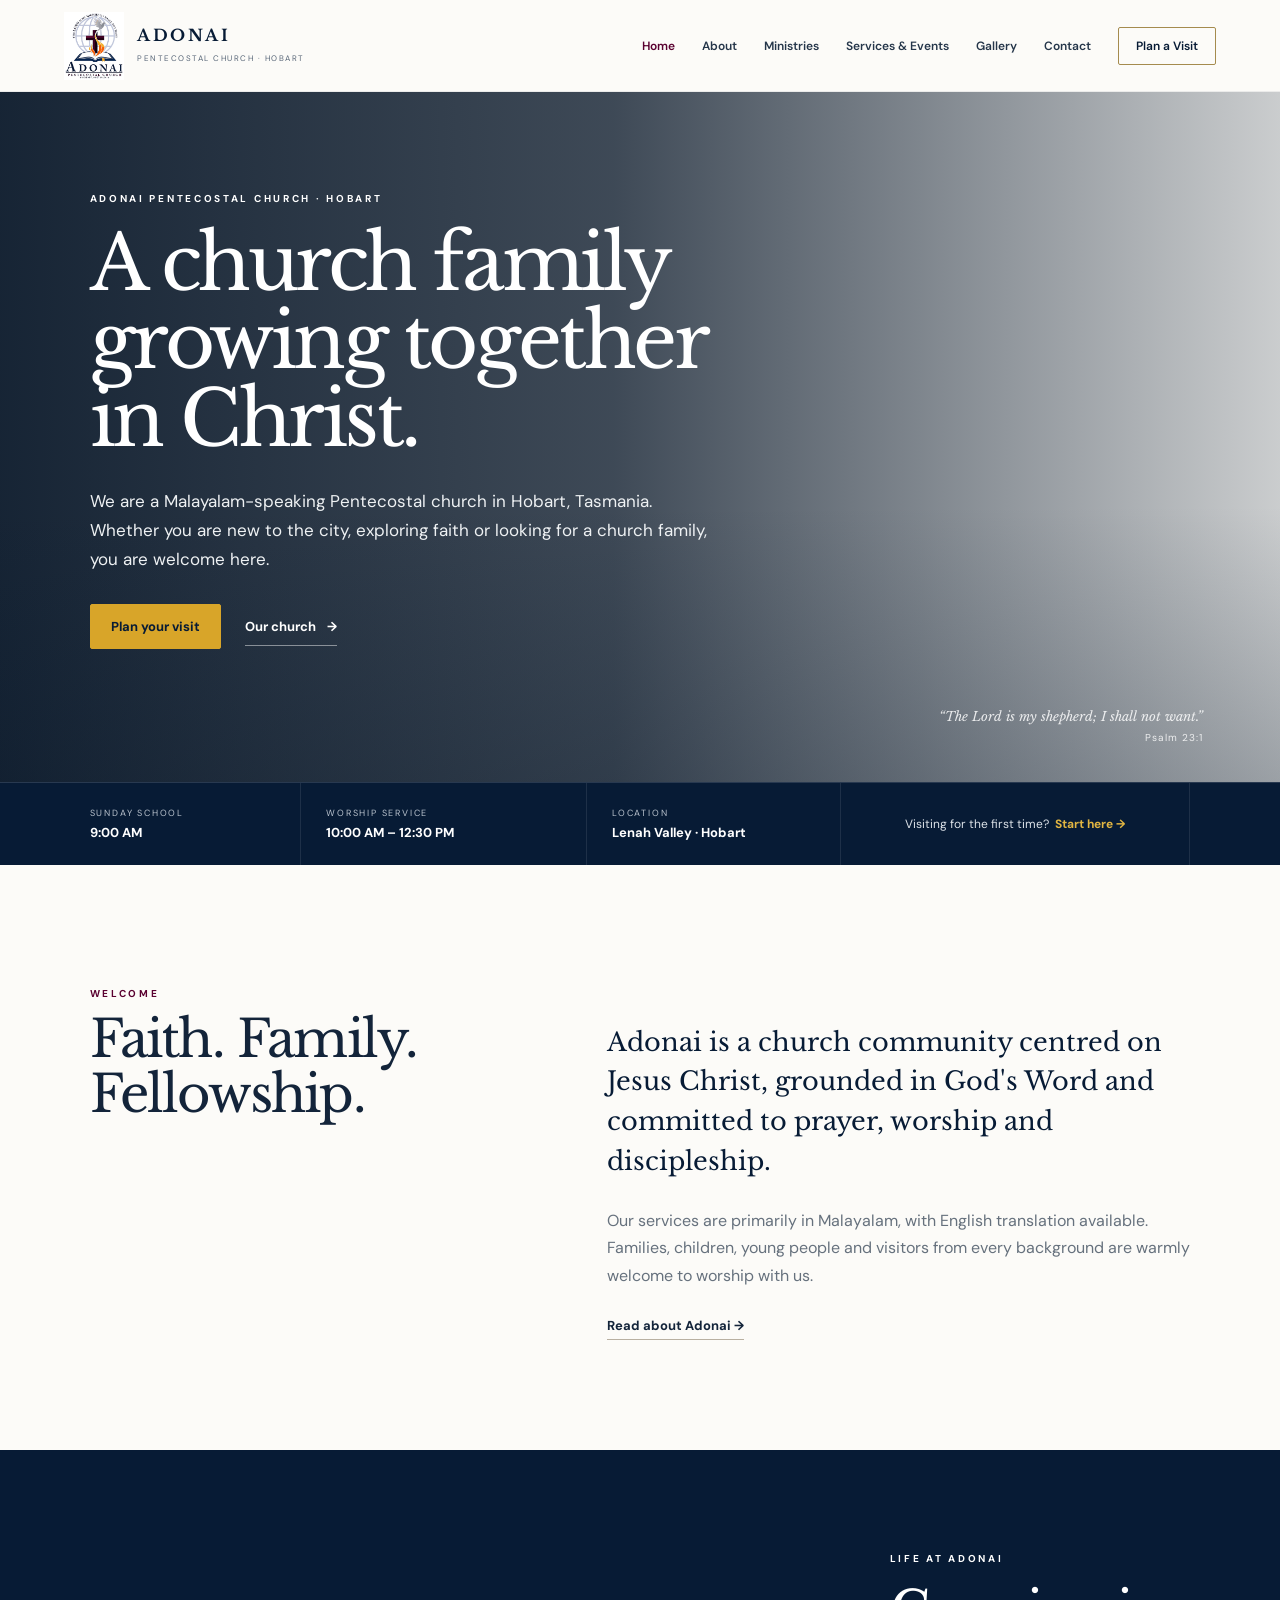
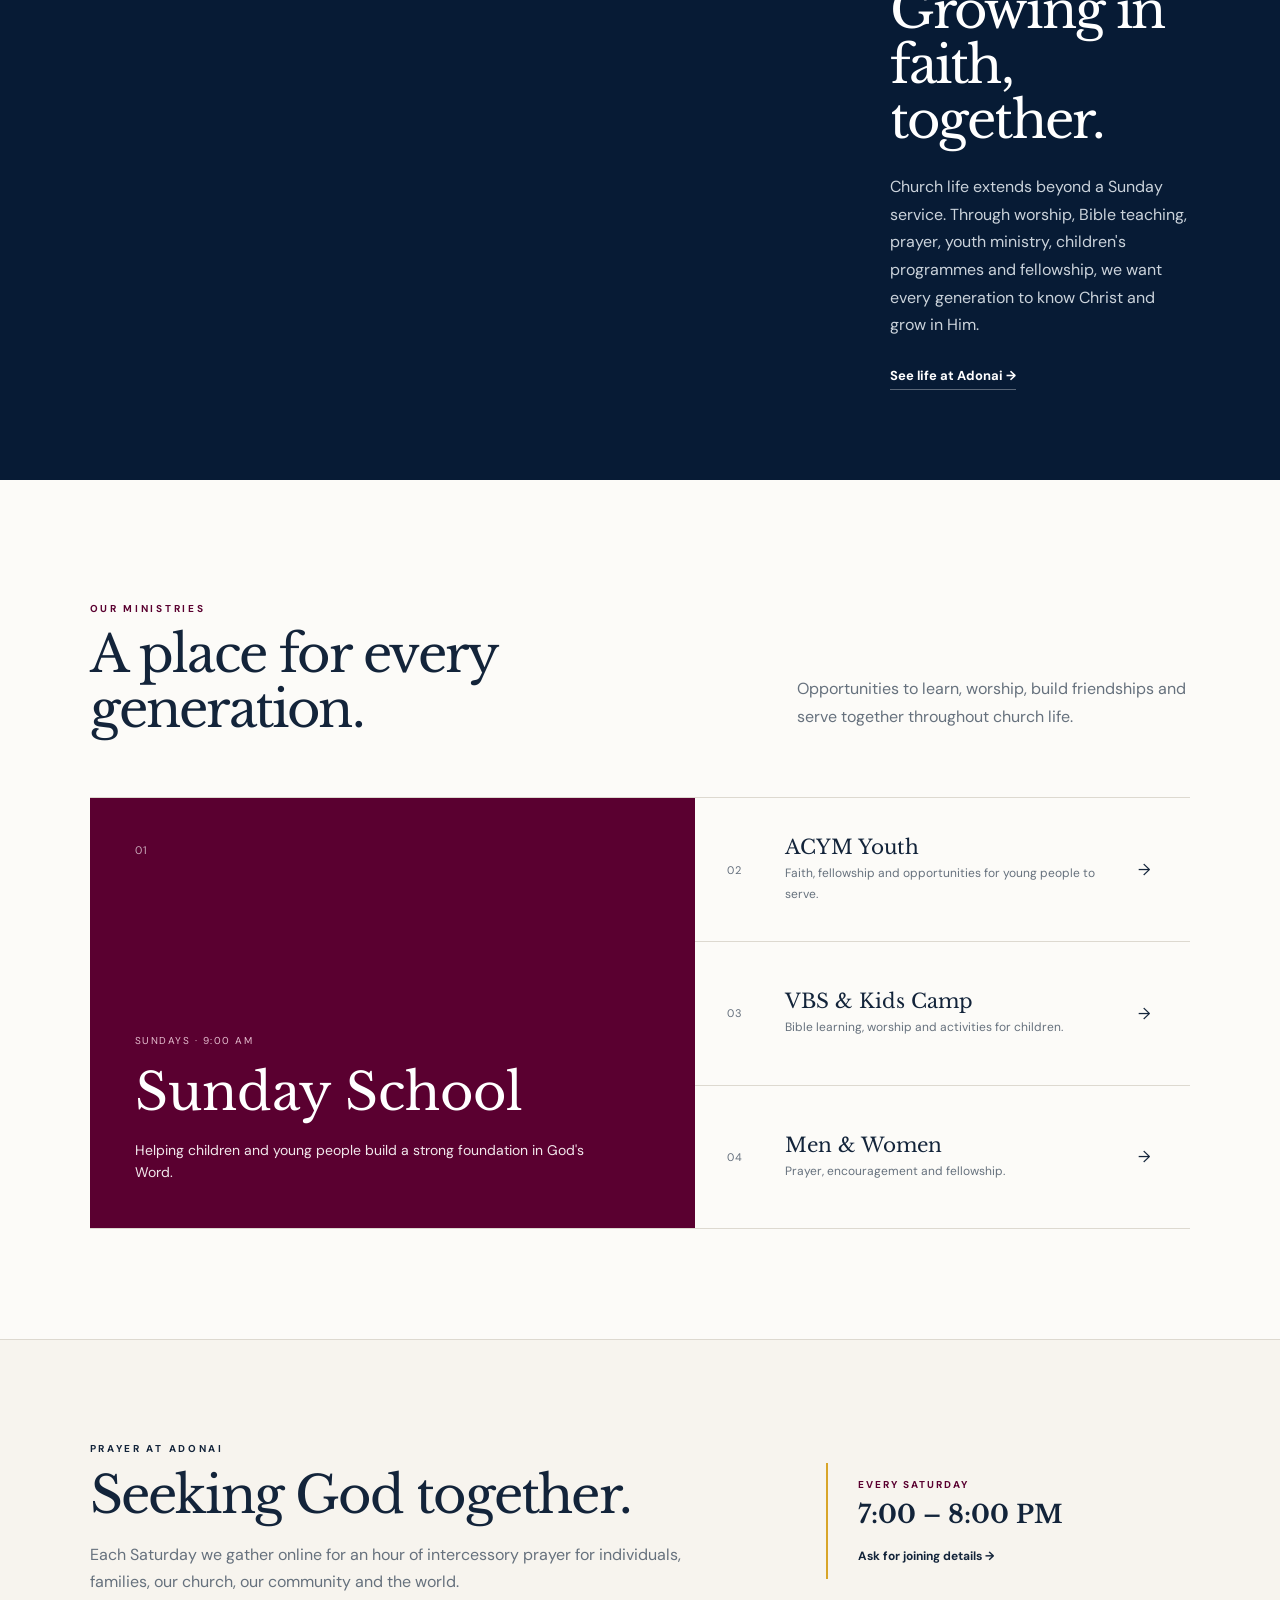
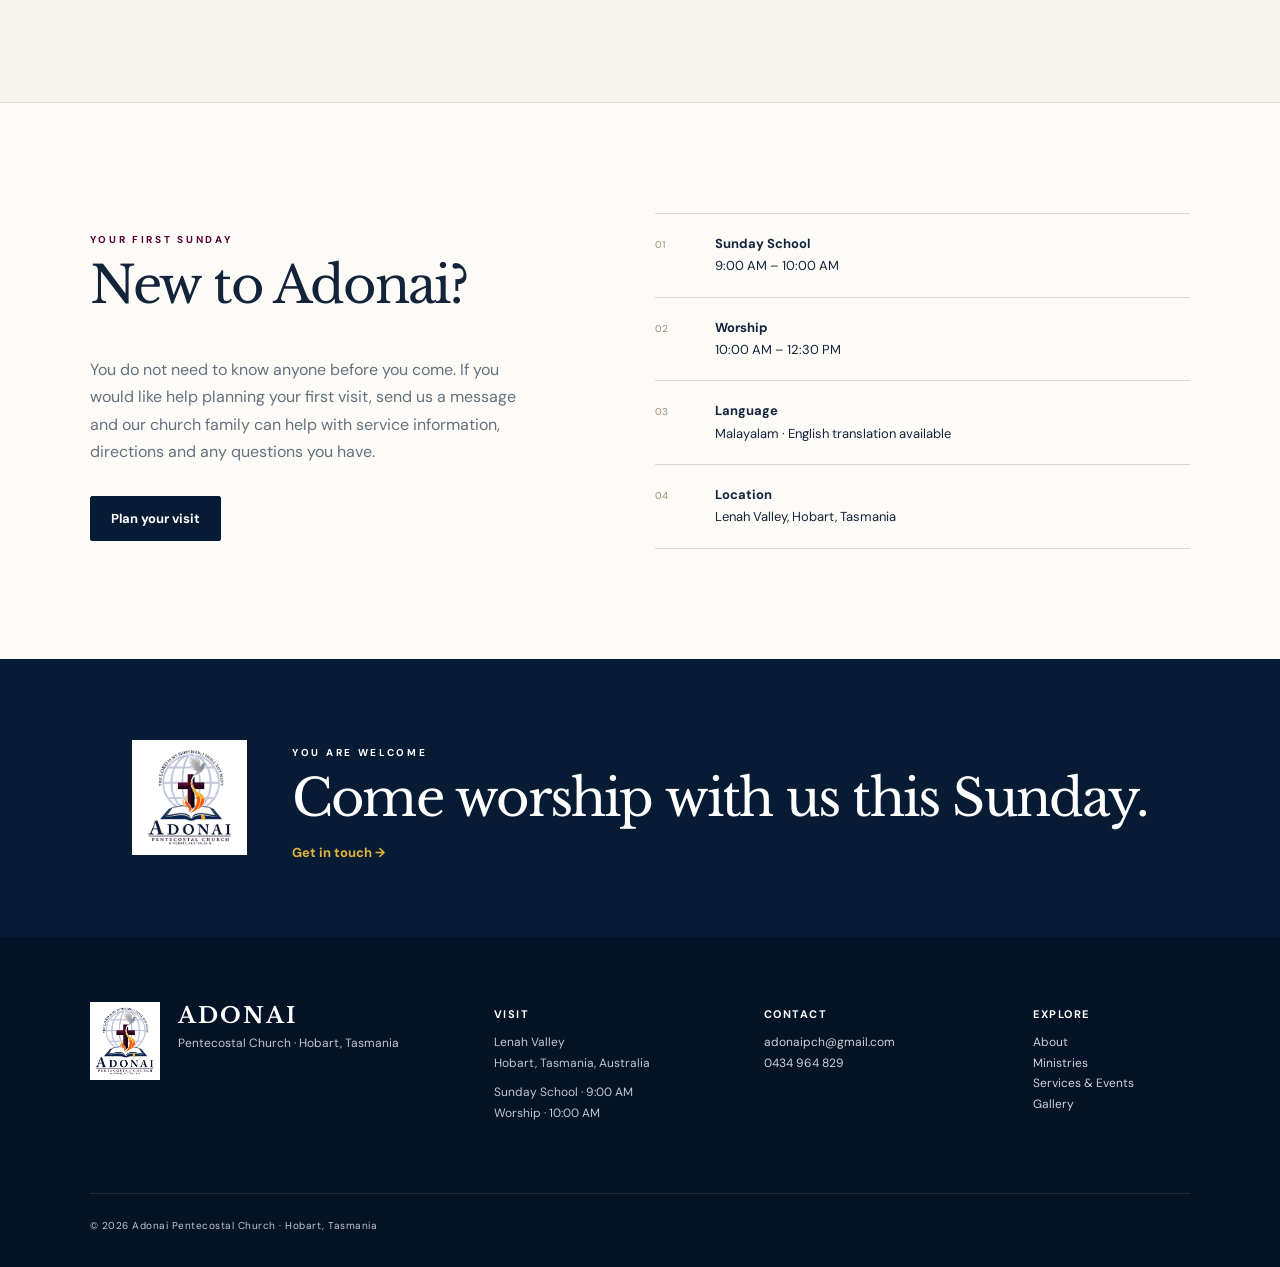
<file: index.html>
<!doctype html><html lang="en"><head><meta charset="UTF-8"><meta name="viewport" content="width=device-width,initial-scale=1"><meta name="theme-color" content="#071b35"><meta name="description" content="Adonai Pentecostal Church is a Malayalam-speaking Pentecostal church in Hobart, Tasmania. Join us for Sunday School at 9:00 AM and worship at 10:00 AM."><meta property="og:title" content="Adonai Pentecostal Church | Hobart"><meta property="og:description" content="A Christ-centred Malayalam-speaking church in Hobart, Tasmania. Everyone is welcome."><meta property="og:type" content="website"><meta property="og:image" content="assets/images/adonai-logo.png"><title>Adonai Pentecostal Church | Hobart, Tasmania</title><link rel="icon" type="image/png" href="assets/images/favicon.png"><link rel="apple-touch-icon" href="apple-touch-icon.png"><link rel="stylesheet" href="assets/css/style.css"></head><body><header class="site-header"><a class="brand" href="index.html" aria-label="Adonai Pentecostal Church home"><div class="brand-mark" aria-hidden="true">A</div><div><strong>ADONAI</strong><span>PENTECOSTAL CHURCH · HOBART</span></div></a><button class="menu" aria-label="Open navigation" aria-expanded="false">☰</button><nav aria-label="Main navigation"><a class="active" href="index.html">Home</a><a href="about.html">About</a><a href="ministries.html">Ministries</a><a href="services.html">Services & Events</a><a href="gallery.html">Gallery</a><a href="contact.html">Contact</a><a class="pill" href="contact.html">Plan a Visit</a></nav></header><main><section class="hero"><div class="hero-overlay"></div><div class="hero-content"><p class="eyebrow">ADONAI PENTECOSTAL CHURCH · HOBART</p><h1>A church family growing together in Christ.</h1><p>We are a Malayalam-speaking Pentecostal church in Hobart, Tasmania. Whether you are new to the city, exploring faith or looking for a church family, you are welcome here.</p><div class="hero-actions"><a class="btn" href="contact.html">Plan your visit</a><a class="btn-link" href="about.html">Our church <span>→</span></a></div></div><div class="verse">“The Lord is my shepherd; I shall not want.” <small>Psalm 23:1</small></div></section><section class="sunday-strip" aria-label="Sunday service information"><div><span>SUNDAY SCHOOL</span><strong>9:00 AM</strong></div><div><span>WORSHIP SERVICE</span><strong>10:00 AM – 12:30 PM</strong></div><div><span>LOCATION</span><strong>Lenah Valley · Hobart</strong></div><a href="contact.html">Visiting for the first time? <b>Start here →</b></a></section><section class="section welcome" data-reveal><div class="welcome-title"><p class="eyebrow accent">WELCOME</p><h2>Faith. Family.<br>Fellowship.</h2></div><div class="welcome-copy"><p class="lead">Adonai is a church community centred on Jesus Christ, grounded in God's Word and committed to prayer, worship and discipleship.</p><p>Our services are primarily in Malayalam, with English translation available. Families, children, young people and visitors from every background are warmly welcome to worship with us.</p><a class="text-link" href="about.html">Read about Adonai <span>→</span></a></div></section><section class="life-feature"><div class="life-image" role="img" aria-label="Church worship gathering"></div><div class="life-copy" data-reveal><p class="eyebrow">LIFE AT ADONAI</p><h2>Growing in faith, together.</h2><p>Church life extends beyond a Sunday service. Through worship, Bible teaching, prayer, youth ministry, children's programmes and fellowship, we want every generation to know Christ and grow in Him.</p><a class="quiet-link" href="gallery.html">See life at Adonai →</a></div></section><section class="section ministries-home"><div class="editorial-heading" data-reveal><div><p class="eyebrow accent">OUR MINISTRIES</p><h2>A place for every generation.</h2></div><p>Opportunities to learn, worship, build friendships and serve together throughout church life.</p></div><div class="ministry-editorial" data-reveal><a class="ministry-main" href="ministries.html"><span>01</span><div><p>SUNDAYS · 9:00 AM</p><h3>Sunday School</h3><small>Helping children and young people build a strong foundation in God's Word.</small></div></a><div class="ministry-list"><a href="ministries.html"><span>02</span><div><h3>ACYM Youth</h3><p>Faith, fellowship and opportunities for young people to serve.</p></div><b>→</b></a><a href="ministries.html"><span>03</span><div><h3>VBS & Kids Camp</h3><p>Bible learning, worship and activities for children.</p></div><b>→</b></a><a href="ministries.html"><span>04</span><div><h3>Men & Women</h3><p>Prayer, encouragement and fellowship.</p></div><b>→</b></a></div></div></section><section class="prayer" data-reveal><div><p class="eyebrow">PRAYER AT ADONAI</p><h2>Seeking God together.</h2><p>Each Saturday we gather online for an hour of intercessory prayer for individuals, families, our church, our community and the world.</p></div><div class="prayer-time"><span>EVERY SATURDAY</span><strong>7:00 – 8:00 PM</strong><a href="contact.html">Ask for joining details →</a></div></section><section class="section visit" data-reveal><div><p class="eyebrow accent">YOUR FIRST SUNDAY</p><h2>New to Adonai?</h2><p>You do not need to know anyone before you come. If you would like help planning your first visit, send us a message and our church family can help with service information, directions and any questions you have.</p><a class="btn dark" href="contact.html">Plan your visit</a></div><div class="visit-details"><div><span>01</span><p><b>Sunday School</b><br>9:00 AM – 10:00 AM</p></div><div><span>02</span><p><b>Worship</b><br>10:00 AM – 12:30 PM</p></div><div><span>03</span><p><b>Language</b><br>Malayalam · English translation available</p></div><div><span>04</span><p><b>Location</b><br>Lenah Valley, Hobart, Tasmania</p></div></div></section><section class="closing"><img src="assets/images/adonai-logo.png" alt="Adonai Pentecostal Church"><div><p class="eyebrow">YOU ARE WELCOME</p><h2>Come worship with us this Sunday.</h2><a href="contact.html">Get in touch →</a></div></section></main><footer><div class="footer-brand"><img src="assets/images/adonai-logo.png" alt=""><div><strong>ADONAI</strong><p>Pentecostal Church · Hobart, Tasmania</p></div></div><div><b>Visit</b><p>Lenah Valley<br>Hobart, Tasmania, Australia</p><p>Sunday School · 9:00 AM<br>Worship · 10:00 AM</p></div><div><b>Contact</b><p><a href="mailto:adonaipch@gmail.com">adonaipch@gmail.com</a><br><a href="tel:+61434964829">0434 964 829</a></p></div><div><b>Explore</b><p><a href="about.html">About</a><br><a href="ministries.html">Ministries</a><br><a href="services.html">Services & Events</a><br><a href="gallery.html">Gallery</a></p></div><small>© <span id="year"></span> Adonai Pentecostal Church · Hobart, Tasmania</small></footer><script src="assets/js/main.js"></script></body></html>
</file>
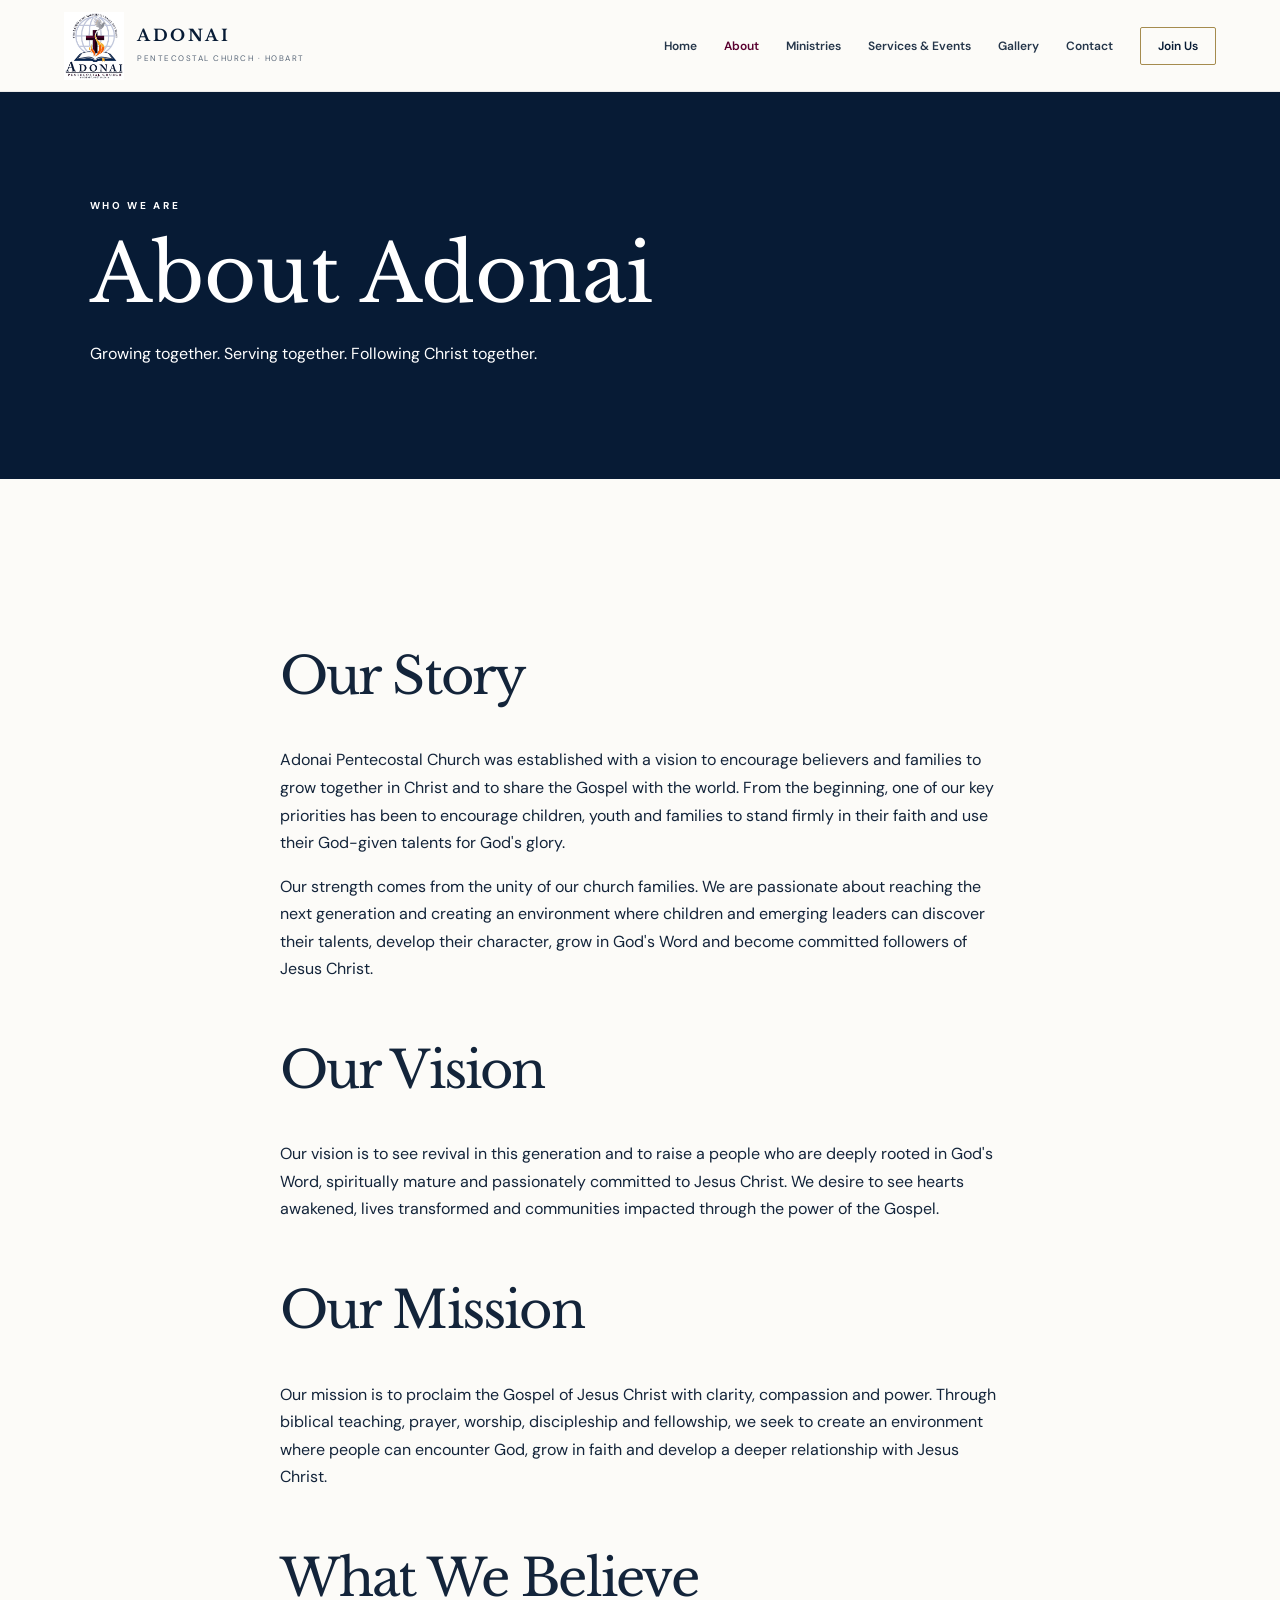
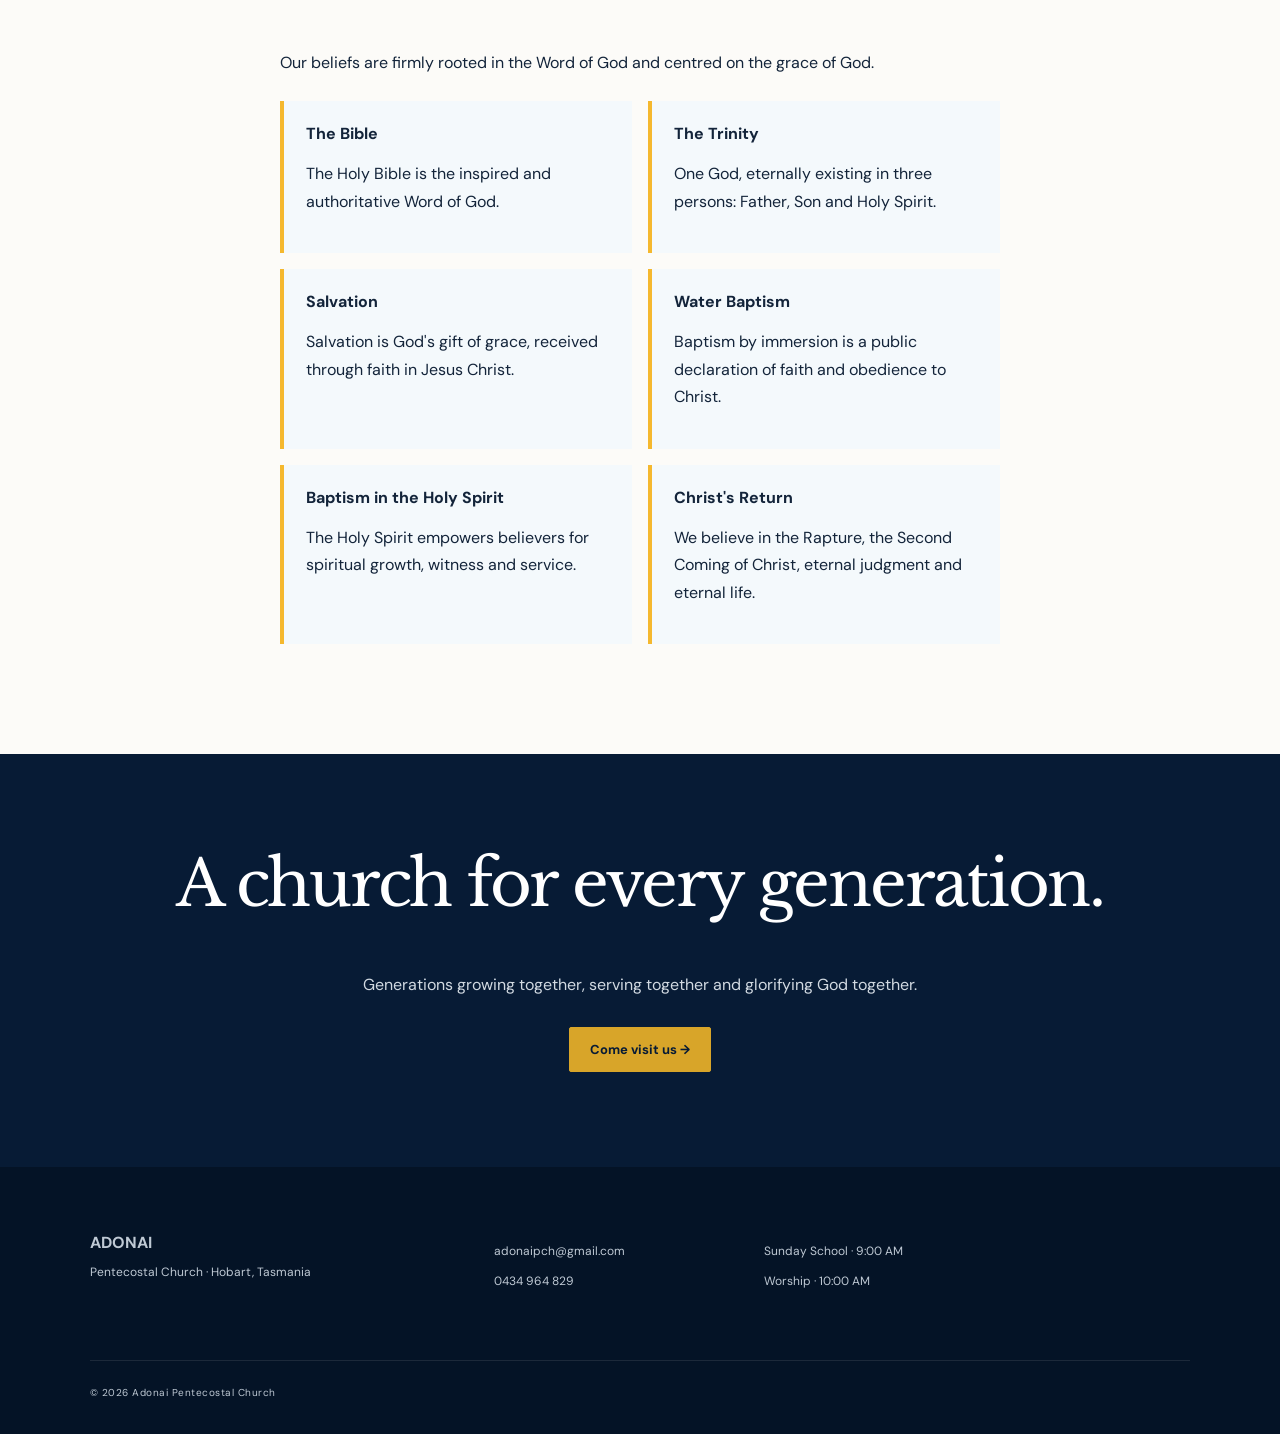
<file: about.html>
<!doctype html><html lang="en"><head><meta charset="UTF-8"><meta name="viewport" content="width=device-width,initial-scale=1"><title>About | Adonai Pentecostal Church</title><link rel="stylesheet" href="assets/css/style.css"><style>.pagehero{padding:95px 7vw;background:linear-gradient(120deg,#063966,#1383bd);color:#fff}.pagehero h1{font-size:clamp(3rem,7vw,5rem);margin:10px 0}.prose{max-width:900px;margin:auto}.prose h2{margin-top:60px}.beliefs{display:grid;grid-template-columns:1fr 1fr;gap:16px;margin-top:25px}.belief{padding:22px;background:#f4f9fc;border-left:4px solid #f5b82e}@media(max-width:650px){.beliefs{grid-template-columns:1fr}}</style></head><body><header class="site-header"><a class="brand" href="index.html"><div class="brand-mark">A</div><div><strong>ADONAI</strong><span>PENTECOSTAL CHURCH · HOBART</span></div></a><button class="menu">☰</button><nav><a href="index.html">Home</a><a class="active" href="about.html">About</a><a href="ministries.html">Ministries</a><a href="services.html">Services & Events</a><a href="gallery.html">Gallery</a><a href="contact.html">Contact</a><a class="pill" href="contact.html">Join Us</a></nav></header><section class="pagehero"><p class="eyebrow">WHO WE ARE</p><h1>About Adonai</h1><p>Growing together. Serving together. Following Christ together.</p></section><main class="section prose"><h2>Our Story</h2><p>Adonai Pentecostal Church was established with a vision to encourage believers and families to grow together in Christ and to share the Gospel with the world. From the beginning, one of our key priorities has been to encourage children, youth and families to stand firmly in their faith and use their God-given talents for God's glory.</p><p>Our strength comes from the unity of our church families. We are passionate about reaching the next generation and creating an environment where children and emerging leaders can discover their talents, develop their character, grow in God's Word and become committed followers of Jesus Christ.</p><h2>Our Vision</h2><p>Our vision is to see revival in this generation and to raise a people who are deeply rooted in God's Word, spiritually mature and passionately committed to Jesus Christ. We desire to see hearts awakened, lives transformed and communities impacted through the power of the Gospel.</p><h2>Our Mission</h2><p>Our mission is to proclaim the Gospel of Jesus Christ with clarity, compassion and power. Through biblical teaching, prayer, worship, discipleship and fellowship, we seek to create an environment where people can encounter God, grow in faith and develop a deeper relationship with Jesus Christ.</p><h2>What We Believe</h2><p>Our beliefs are firmly rooted in the Word of God and centred on the grace of God.</p><div class="beliefs"><div class="belief"><b>The Bible</b><p>The Holy Bible is the inspired and authoritative Word of God.</p></div><div class="belief"><b>The Trinity</b><p>One God, eternally existing in three persons: Father, Son and Holy Spirit.</p></div><div class="belief"><b>Salvation</b><p>Salvation is God's gift of grace, received through faith in Jesus Christ.</p></div><div class="belief"><b>Water Baptism</b><p>Baptism by immersion is a public declaration of faith and obedience to Christ.</p></div><div class="belief"><b>Baptism in the Holy Spirit</b><p>The Holy Spirit empowers believers for spiritual growth, witness and service.</p></div><div class="belief"><b>Christ's Return</b><p>We believe in the Rapture, the Second Coming of Christ, eternal judgment and eternal life.</p></div></div></main><section class="cta"><h2>A church for every generation.</h2><p>Generations growing together, serving together and glorifying God together.</p><a class="btn" href="contact.html">Come visit us →</a></section><footer><div><strong>ADONAI</strong><p>Pentecostal Church · Hobart, Tasmania</p></div><div><p>adonaipch@gmail.com</p><p>0434 964 829</p></div><div><p>Sunday School · 9:00 AM</p><p>Worship · 10:00 AM</p></div><small>© <span id="year"></span> Adonai Pentecostal Church</small></footer><script src="assets/js/main.js"></script></body></html>
</file>
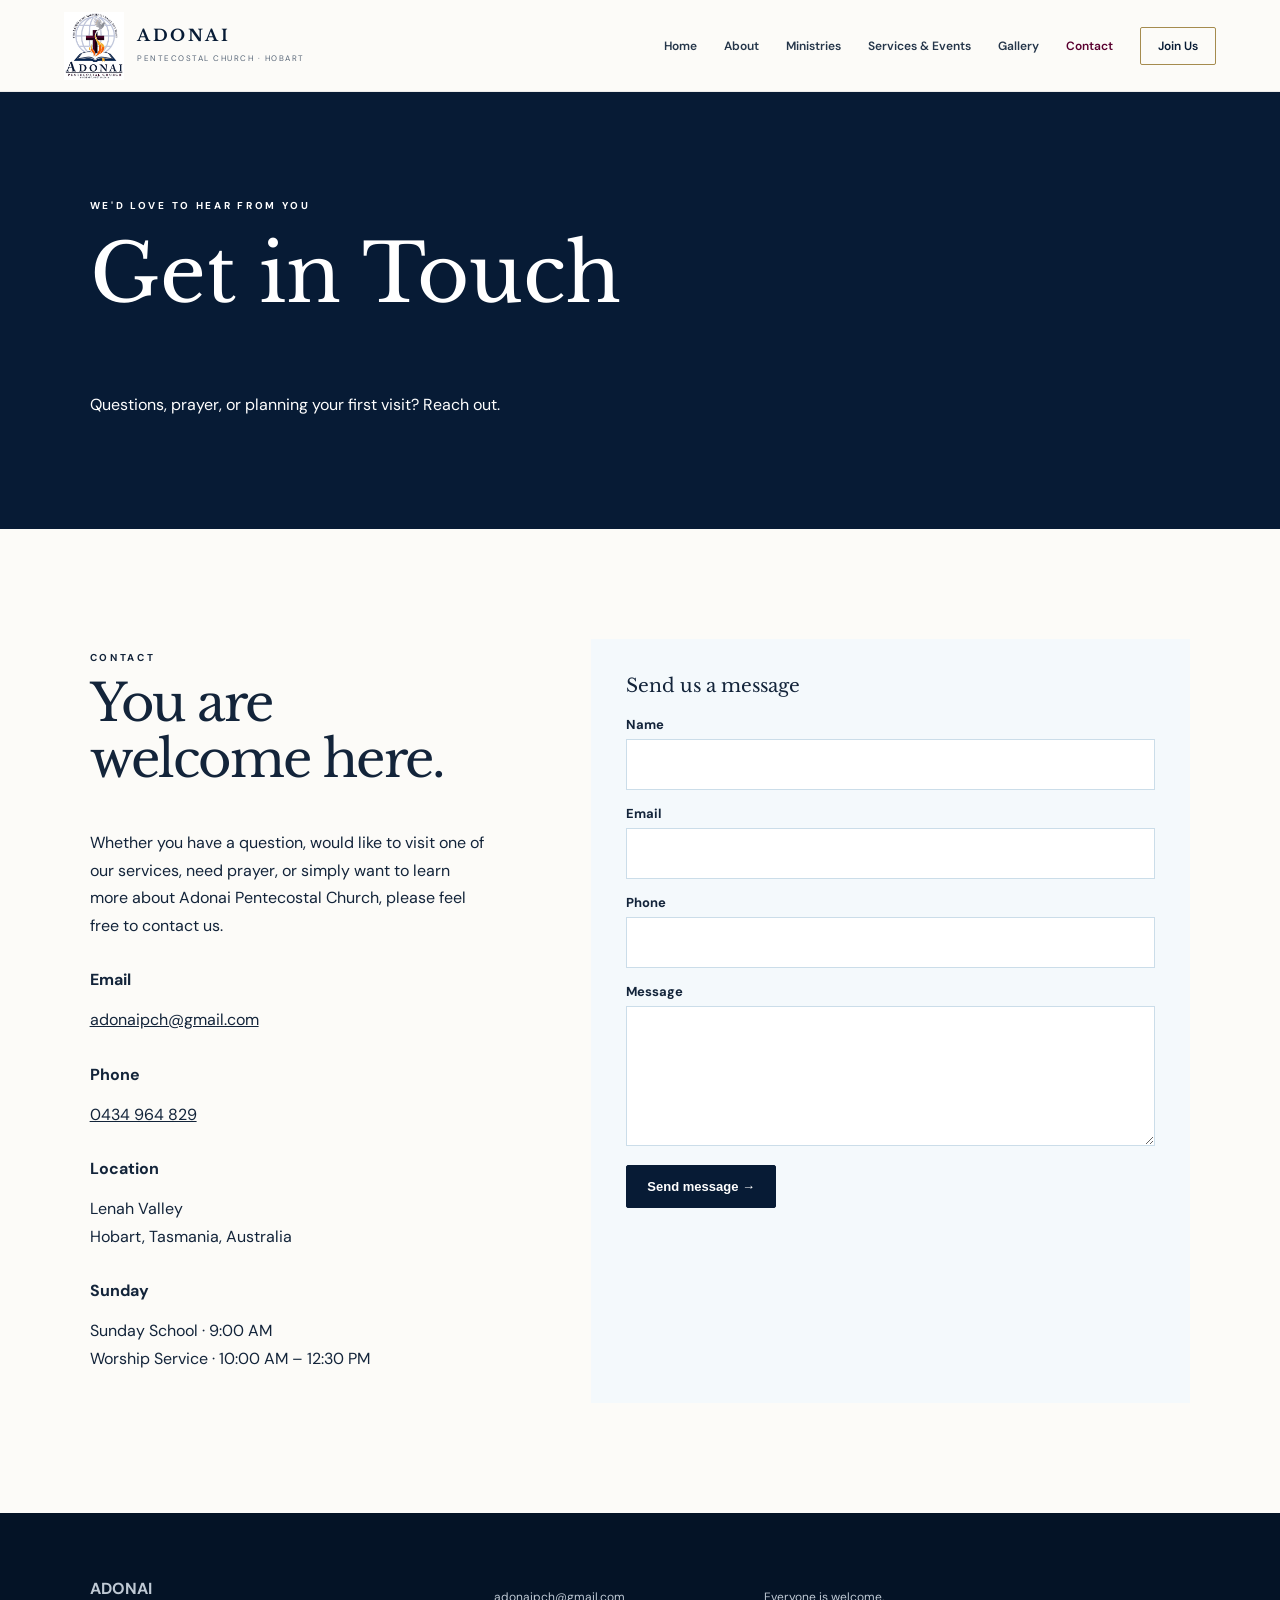
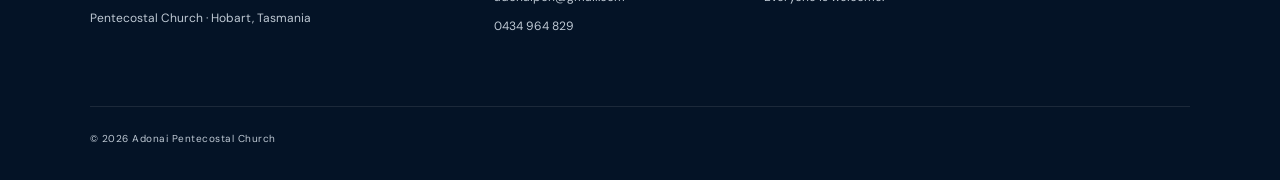
<file: contact.html>
<!doctype html><html lang="en"><head><meta charset="UTF-8"><meta name="viewport" content="width=device-width,initial-scale=1"><title>Contact | Adonai Pentecostal Church</title><link rel="stylesheet" href="assets/css/style.css"><style>.pagehero{padding:95px 7vw;background:linear-gradient(120deg,#063966,#1183bd);color:#fff}.pagehero h1{font-size:clamp(3rem,7vw,5rem)}.contact-grid{display:grid;grid-template-columns:.8fr 1.2fr;gap:8vw}.details div{margin:30px 0}.form{background:#f4f9fc;padding:35px}.form label{display:block;font-size:13px;font-weight:700;margin:15px 0 6px}.form input,.form textarea{width:100%;padding:14px;border:1px solid #cbdde9;background:white;font:inherit}.form textarea{height:140px}.status{font-size:13px;margin-top:15px}@media(max-width:700px){.contact-grid{grid-template-columns:1fr}}</style></head><body><header class="site-header"><a class="brand" href="index.html"><div class="brand-mark">A</div><div><strong>ADONAI</strong><span>PENTECOSTAL CHURCH · HOBART</span></div></a><button class="menu">☰</button><nav><a href="index.html">Home</a><a href="about.html">About</a><a href="ministries.html">Ministries</a><a href="services.html">Services & Events</a><a href="gallery.html">Gallery</a><a class="active" href="contact.html">Contact</a><a class="pill" href="contact.html">Join Us</a></nav></header><section class="pagehero"><p class="eyebrow">WE'D LOVE TO HEAR FROM YOU</p><h1>Get in Touch</h1><p>Questions, prayer, or planning your first visit? Reach out.</p></section><main class="section contact-grid"><div class="details"><p class="eyebrow blue">CONTACT</p><h2>You are welcome here.</h2><p>Whether you have a question, would like to visit one of our services, need prayer, or simply want to learn more about Adonai Pentecostal Church, please feel free to contact us.</p><div><b>Email</b><p><a href="mailto:adonaipch@gmail.com">adonaipch@gmail.com</a></p></div><div><b>Phone</b><p><a href="tel:+61434964829">0434 964 829</a></p></div><div><b>Location</b><p>Lenah Valley<br>Hobart, Tasmania, Australia</p></div><div><b>Sunday</b><p>Sunday School · 9:00 AM<br>Worship Service · 10:00 AM – 12:30 PM</p></div></div><form class="form" id="contactForm"><h3>Send us a message</h3><label>Name</label><input name="name" required maxlength="100"><label>Email</label><input name="email" type="email" required maxlength="150"><label>Phone</label><input name="phone" maxlength="30"><label>Message</label><textarea name="message" required maxlength="3000"></textarea><button class="btn dark" type="submit">Send message →</button><p class="status" id="status"></p></form></main><footer><div><strong>ADONAI</strong><p>Pentecostal Church · Hobart, Tasmania</p></div><div><p>adonaipch@gmail.com</p><p>0434 964 829</p></div><div><p>Everyone is welcome.</p></div><small>© <span id="year"></span> Adonai Pentecostal Church</small></footer><script src="assets/js/main.js"></script><script>document.querySelector('#contactForm').onsubmit=async e=>{e.preventDefault();let s=document.querySelector('#status');s.textContent='Sending…';try{let r=await fetch('api/contact.php',{method:'POST',body:new FormData(e.target)}),j=await r.json();s.textContent=j.message;if(j.success)e.target.reset()}catch(x){s.textContent='Unable to send right now. Please email us directly.'}}</script></body></html>
</file>
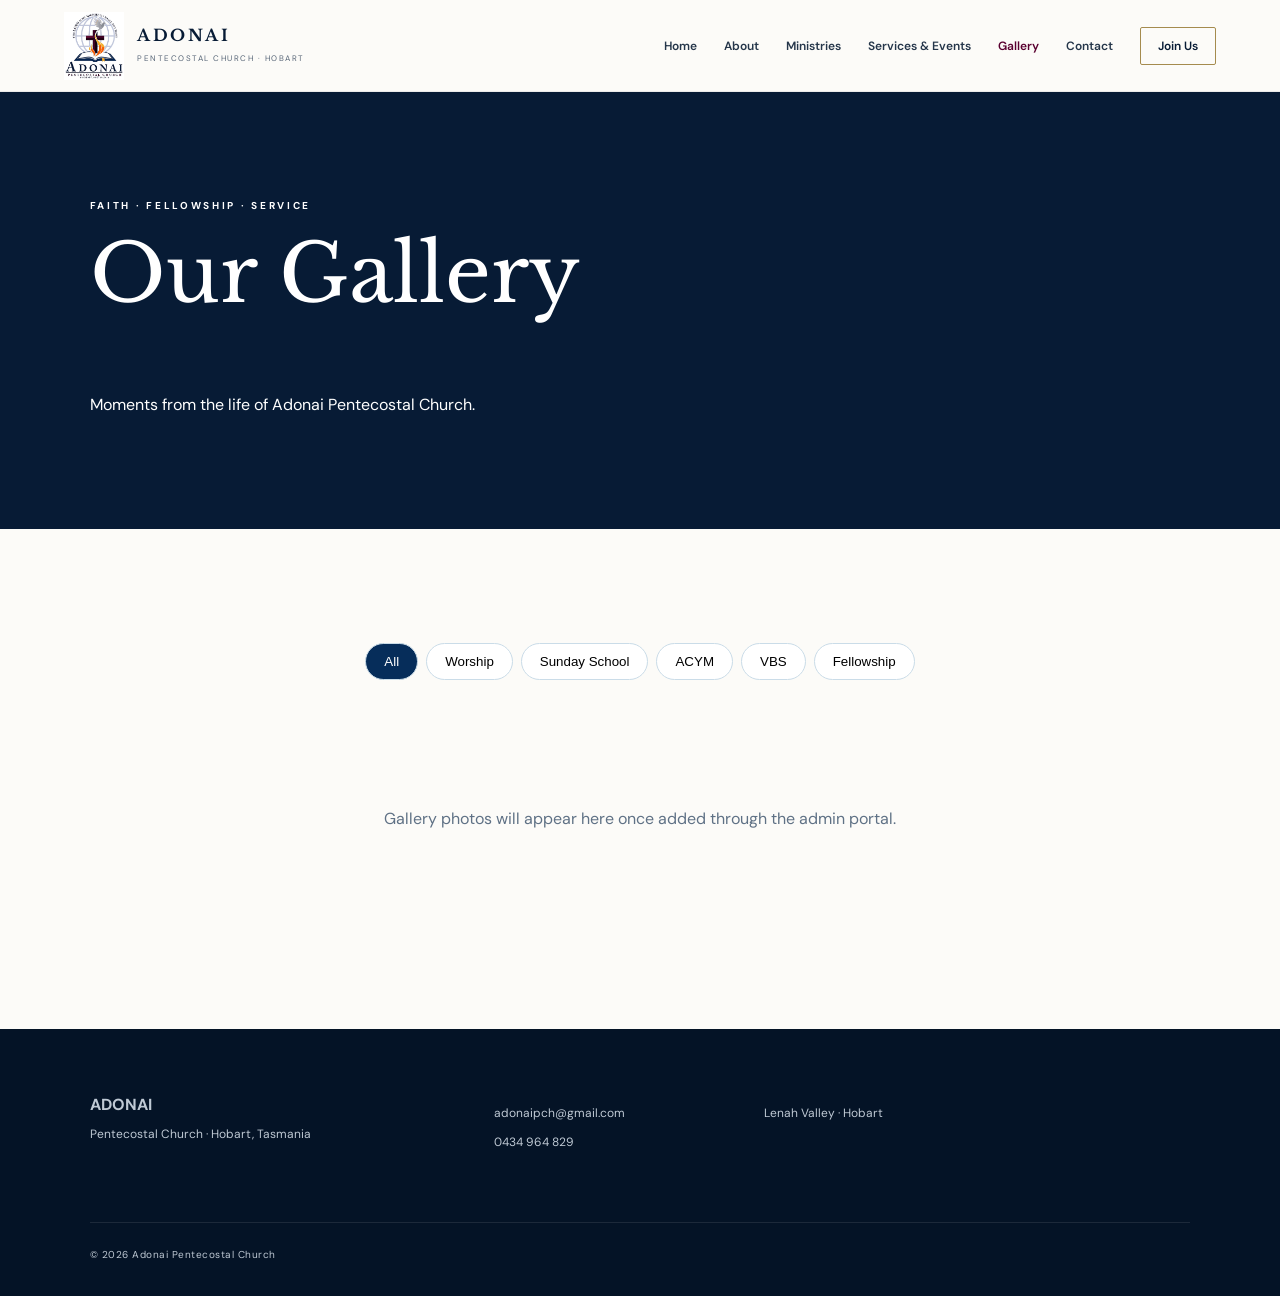
<file: gallery.html>
<!doctype html><html lang="en"><head><meta charset="UTF-8"><meta name="viewport" content="width=device-width,initial-scale=1"><title>Gallery | Adonai Pentecostal Church</title><link rel="stylesheet" href="assets/css/style.css"><style>.pagehero{padding:95px 7vw;background:linear-gradient(120deg,#063966,#b88039);color:#fff}.pagehero h1{font-size:clamp(3rem,7vw,5rem)}.filters{text-align:center;margin-bottom:35px}.filters button{border:1px solid #cadce8;background:white;border-radius:30px;padding:10px 18px;margin:4px;cursor:pointer}.filters button.active{background:#062d5a;color:white}.gallery-grid{display:grid;grid-template-columns:repeat(3,1fr);gap:14px}.gallery-item{min-height:240px;background:#eaf5fb;overflow:hidden;position:relative}.gallery-item img{width:100%;height:100%;object-fit:cover;position:absolute}.gallery-item .caption{position:absolute;bottom:0;left:0;right:0;padding:35px 15px 13px;color:#fff;background:linear-gradient(transparent,#001f3dcc)}.empty{text-align:center;grid-column:1/-1;padding:70px;color:#5f7185}@media(max-width:700px){.gallery-grid{grid-template-columns:1fr 1fr}}@media(max-width:450px){.gallery-grid{grid-template-columns:1fr}}</style></head><body><header class="site-header"><a class="brand" href="index.html"><div class="brand-mark">A</div><div><strong>ADONAI</strong><span>PENTECOSTAL CHURCH · HOBART</span></div></a><button class="menu">☰</button><nav><a href="index.html">Home</a><a href="about.html">About</a><a href="ministries.html">Ministries</a><a href="services.html">Services & Events</a><a class="active" href="gallery.html">Gallery</a><a href="contact.html">Contact</a><a class="pill" href="contact.html">Join Us</a></nav></header><section class="pagehero"><p class="eyebrow">FAITH · FELLOWSHIP · SERVICE</p><h1>Our Gallery</h1><p>Moments from the life of Adonai Pentecostal Church.</p></section><main class="section"><div class="filters" id="filters"><button class="active" data-filter="all">All</button><button data-filter="Worship">Worship</button><button data-filter="Sunday School">Sunday School</button><button data-filter="ACYM">ACYM</button><button data-filter="VBS">VBS</button><button data-filter="Fellowship">Fellowship</button></div><div id="gallery" class="gallery-grid"><p class="empty">Gallery photos will appear here once added through the admin portal.</p></div></main><footer><div><strong>ADONAI</strong><p>Pentecostal Church · Hobart, Tasmania</p></div><div><p>adonaipch@gmail.com</p><p>0434 964 829</p></div><div><p>Lenah Valley · Hobart</p></div><small>© <span id="year"></span> Adonai Pentecostal Church</small></footer><script src="assets/js/main.js"></script><script>let photos=[];async function load(){try{let r=await fetch('api/gallery.php');if(!r.ok)throw 0;photos=await r.json();render('all')}catch(e){}}function render(f){let g=document.querySelector('#gallery'),x=f==='all'?photos:photos.filter(p=>p.category===f);g.innerHTML=x.length?x.map(p=>`<article class="gallery-item"><img loading="lazy" src="${p.image_url}" alt="${p.title||'Adonai Church gallery photo'}"><div class="caption">${p.title||p.category}</div></article>`).join(''):'<p class="empty">No photos in this category yet.</p>'}document.querySelectorAll('#filters button').forEach(b=>b.onclick=()=>{document.querySelectorAll('#filters button').forEach(x=>x.classList.remove('active'));b.classList.add('active');render(b.dataset.filter)});load();</script></body></html>
</file>
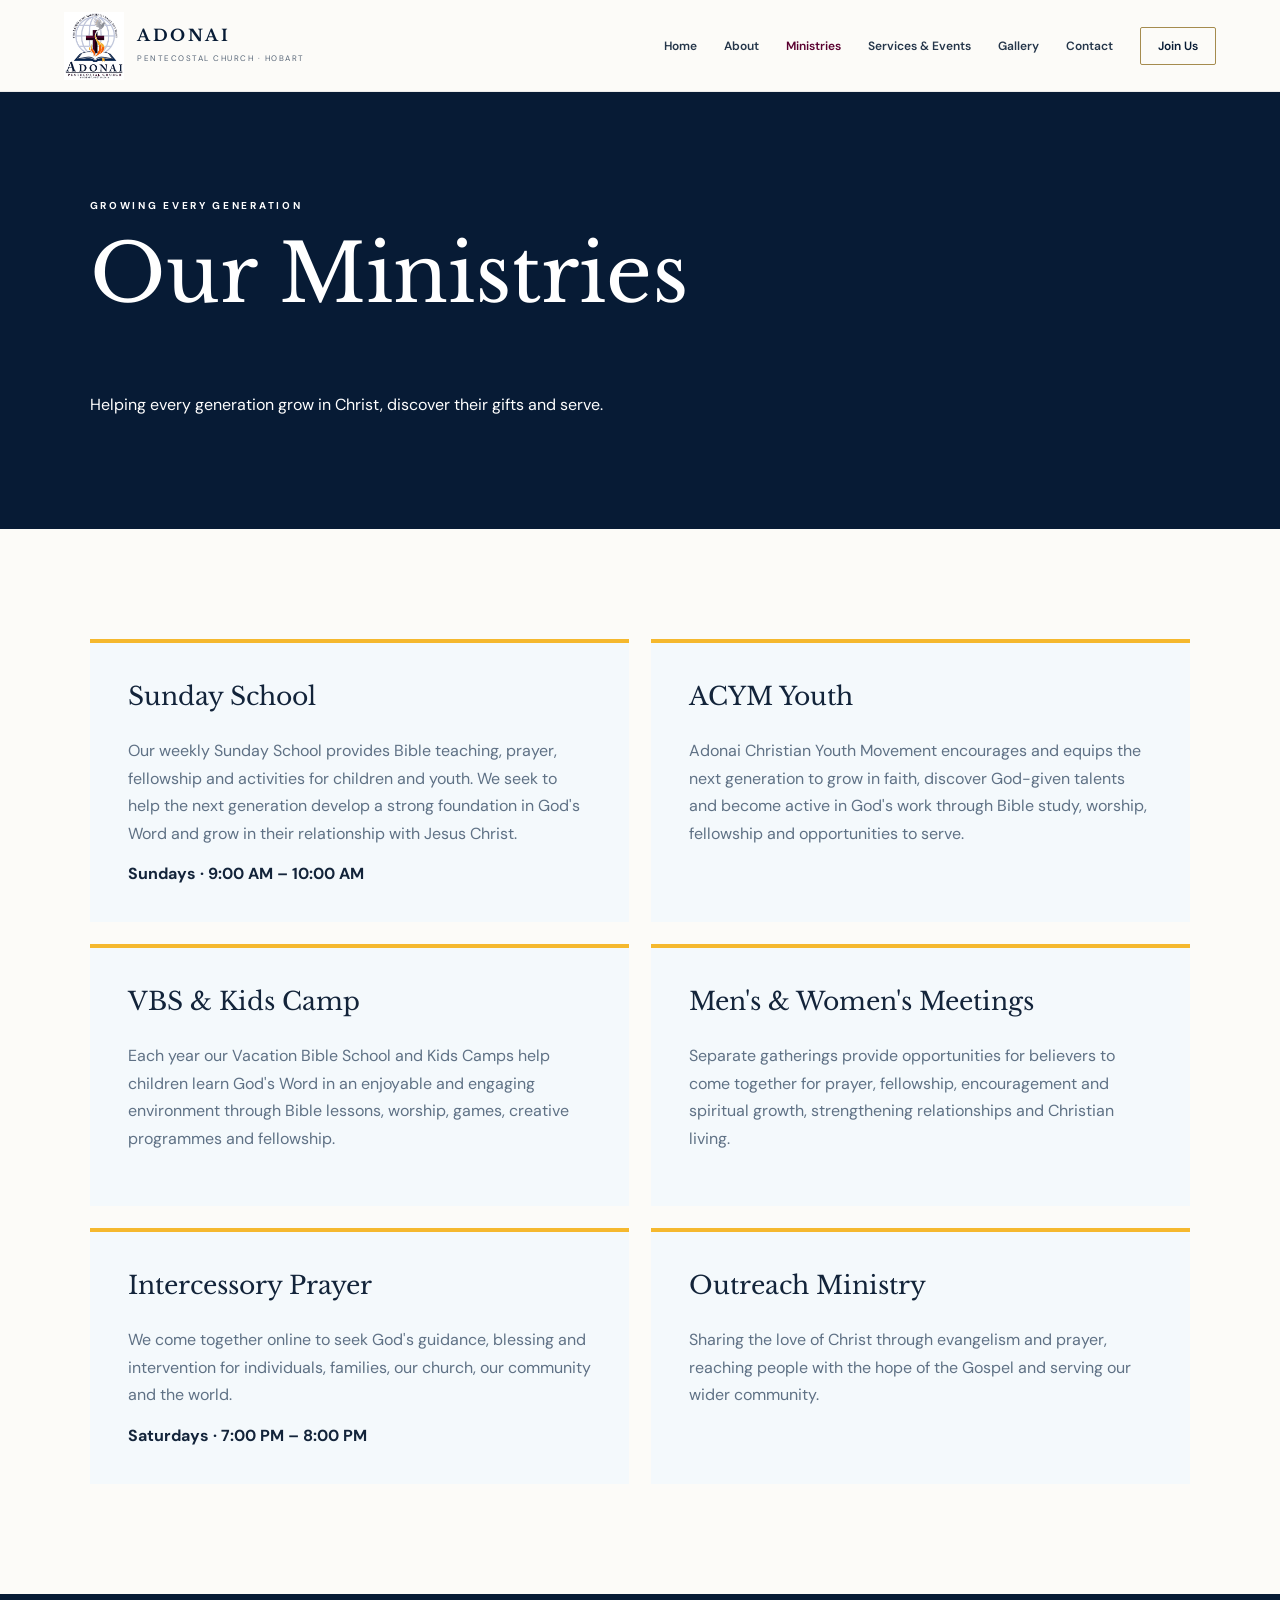
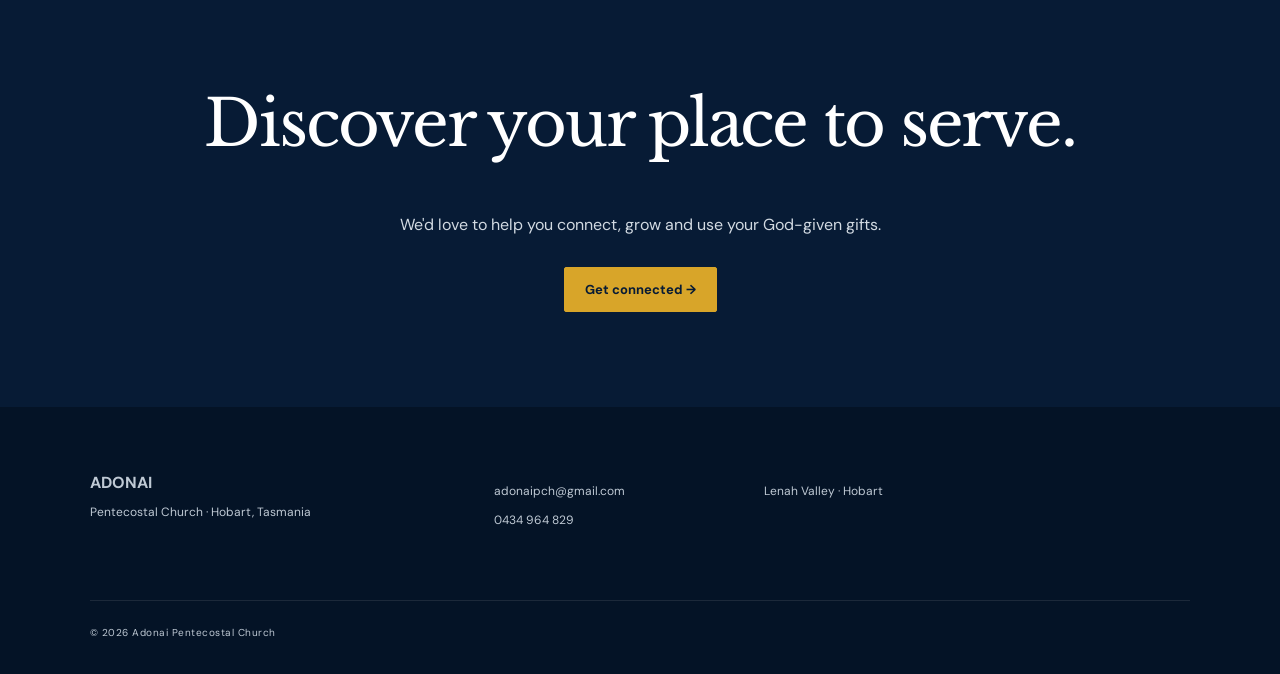
<file: ministries.html>
<!doctype html><html lang="en"><head><meta charset="UTF-8"><meta name="viewport" content="width=device-width,initial-scale=1"><title>Ministries | Adonai Pentecostal Church</title><link rel="stylesheet" href="assets/css/style.css"><style>.pagehero{padding:95px 7vw;background:linear-gradient(120deg,#063966,#d69436);color:#fff}.pagehero h1{font-size:clamp(3rem,7vw,5rem)}.ministry-grid{display:grid;grid-template-columns:repeat(2,1fr);gap:22px}.ministry{padding:38px;background:#f4f9fc;border-top:4px solid #f5b82e}.ministry h3{font-size:25px}.ministry p{color:#5f7185}@media(max-width:650px){.ministry-grid{grid-template-columns:1fr}}</style></head><body><header class="site-header"><a class="brand" href="index.html"><div class="brand-mark">A</div><div><strong>ADONAI</strong><span>PENTECOSTAL CHURCH · HOBART</span></div></a><button class="menu">☰</button><nav><a href="index.html">Home</a><a href="about.html">About</a><a class="active" href="ministries.html">Ministries</a><a href="services.html">Services & Events</a><a href="gallery.html">Gallery</a><a href="contact.html">Contact</a><a class="pill" href="contact.html">Join Us</a></nav></header><section class="pagehero"><p class="eyebrow">GROWING EVERY GENERATION</p><h1>Our Ministries</h1><p>Helping every generation grow in Christ, discover their gifts and serve.</p></section><main class="section"><div class="ministry-grid"><article class="ministry"><h3>Sunday School</h3><p>Our weekly Sunday School provides Bible teaching, prayer, fellowship and activities for children and youth. We seek to help the next generation develop a strong foundation in God's Word and grow in their relationship with Jesus Christ.</p><b>Sundays · 9:00 AM – 10:00 AM</b></article><article class="ministry"><h3>ACYM Youth</h3><p>Adonai Christian Youth Movement encourages and equips the next generation to grow in faith, discover God-given talents and become active in God's work through Bible study, worship, fellowship and opportunities to serve.</p></article><article class="ministry"><h3>VBS & Kids Camp</h3><p>Each year our Vacation Bible School and Kids Camps help children learn God's Word in an enjoyable and engaging environment through Bible lessons, worship, games, creative programmes and fellowship.</p></article><article class="ministry"><h3>Men's & Women's Meetings</h3><p>Separate gatherings provide opportunities for believers to come together for prayer, fellowship, encouragement and spiritual growth, strengthening relationships and Christian living.</p></article><article class="ministry"><h3>Intercessory Prayer</h3><p>We come together online to seek God's guidance, blessing and intervention for individuals, families, our church, our community and the world.</p><b>Saturdays · 7:00 PM – 8:00 PM</b></article><article class="ministry"><h3>Outreach Ministry</h3><p>Sharing the love of Christ through evangelism and prayer, reaching people with the hope of the Gospel and serving our wider community.</p></article></div></main><section class="cta"><h2>Discover your place to serve.</h2><p>We'd love to help you connect, grow and use your God-given gifts.</p><a class="btn" href="contact.html">Get connected →</a></section><footer><div><strong>ADONAI</strong><p>Pentecostal Church · Hobart, Tasmania</p></div><div><p>adonaipch@gmail.com</p><p>0434 964 829</p></div><div><p>Lenah Valley · Hobart</p></div><small>© <span id="year"></span> Adonai Pentecostal Church</small></footer><script src="assets/js/main.js"></script></body></html>
</file>
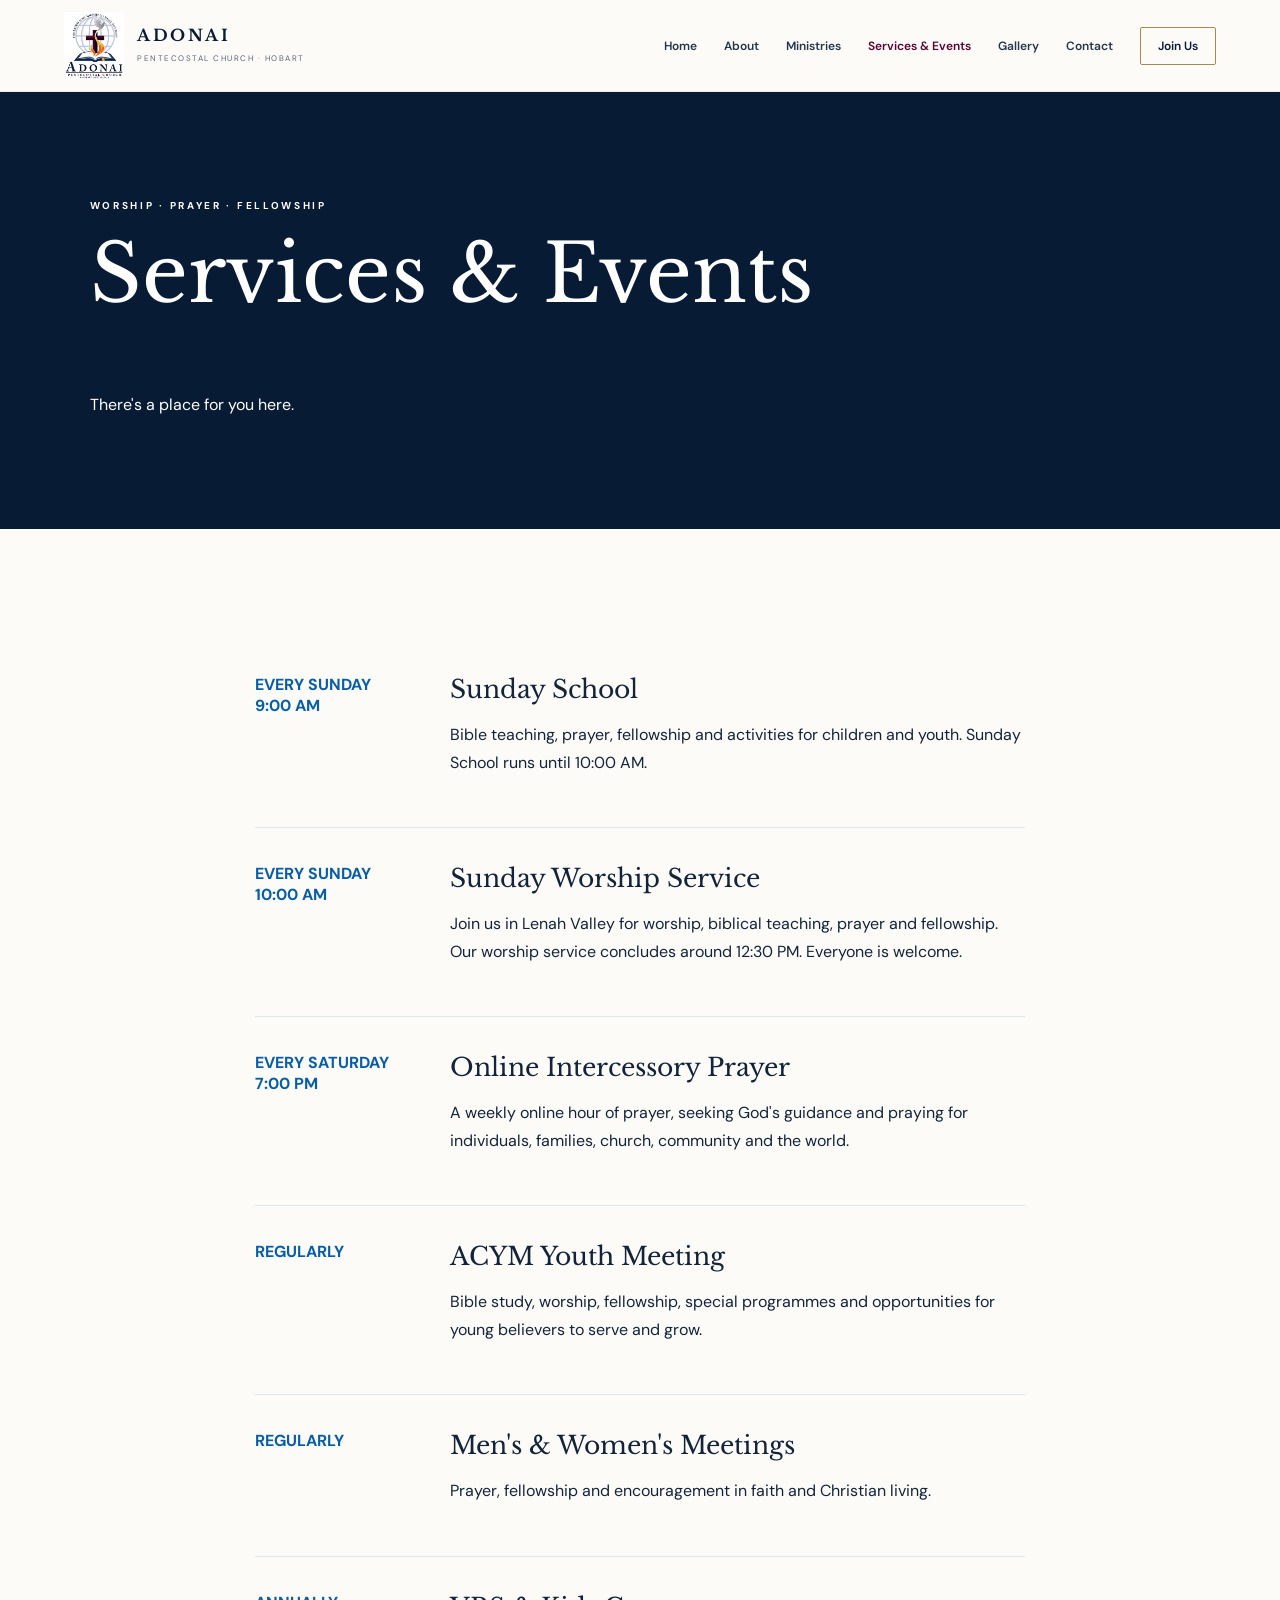
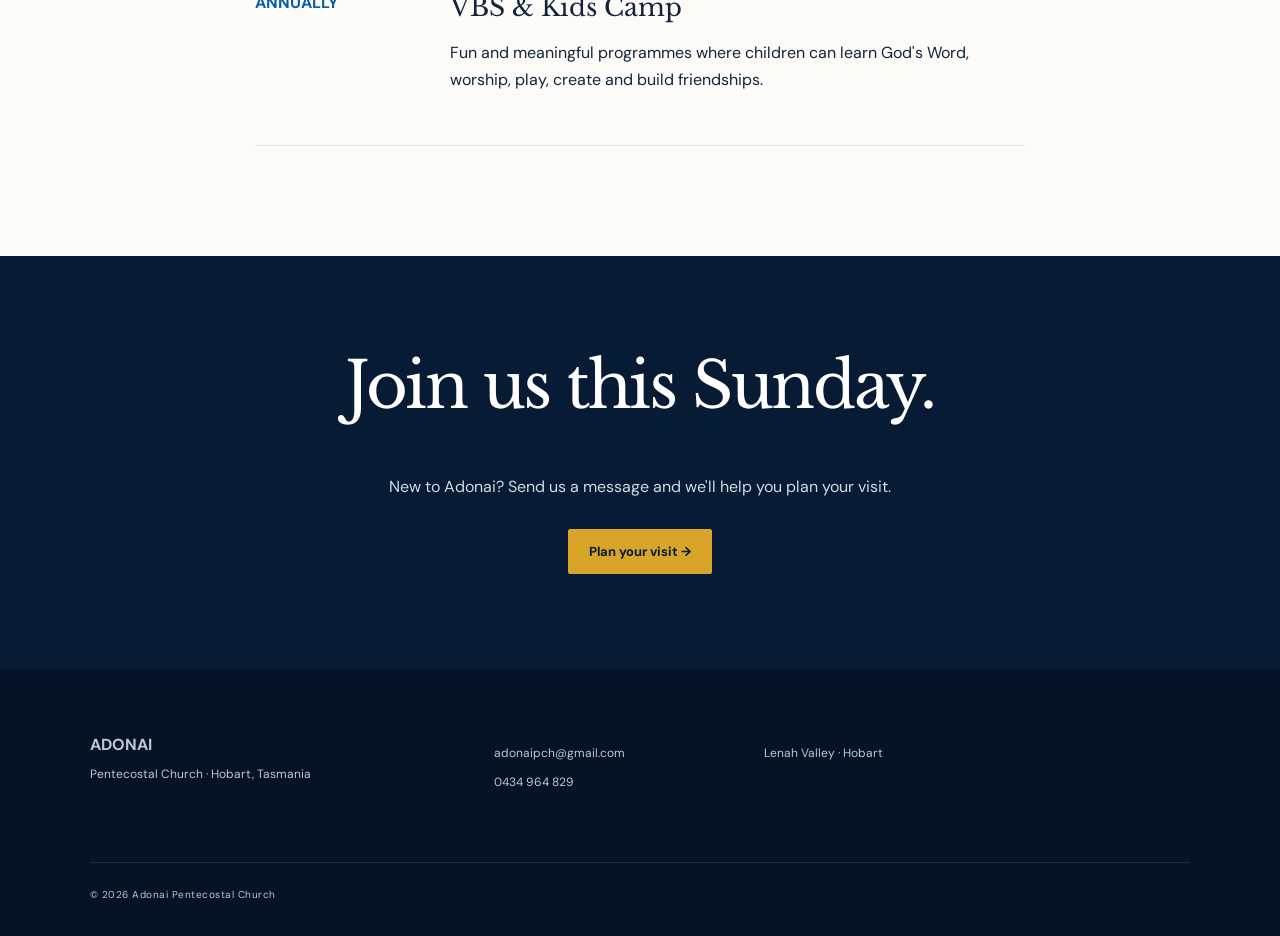
<file: services.html>
<!doctype html><html lang="en"><head><meta charset="UTF-8"><meta name="viewport" content="width=device-width,initial-scale=1"><title>Services & Events | Adonai Pentecostal Church</title><link rel="stylesheet" href="assets/css/style.css"><style>.pagehero{padding:95px 7vw;background:linear-gradient(120deg,#07325e,#b5792c);color:#fff}.pagehero h1{font-size:clamp(3rem,7vw,5rem)}.schedule{max-width:950px;margin:auto}.event{display:grid;grid-template-columns:160px 1fr;gap:35px;padding:35px 0;border-bottom:1px solid #dce7ef}.event time{font-weight:700;color:#075ea8}.event h3{font-size:25px;margin-bottom:10px}@media(max-width:600px){.event{grid-template-columns:1fr;gap:8px}}</style></head><body><header class="site-header"><a class="brand" href="index.html"><div class="brand-mark">A</div><div><strong>ADONAI</strong><span>PENTECOSTAL CHURCH · HOBART</span></div></a><button class="menu">☰</button><nav><a href="index.html">Home</a><a href="about.html">About</a><a href="ministries.html">Ministries</a><a class="active" href="services.html">Services & Events</a><a href="gallery.html">Gallery</a><a href="contact.html">Contact</a><a class="pill" href="contact.html">Join Us</a></nav></header><section class="pagehero"><p class="eyebrow">WORSHIP · PRAYER · FELLOWSHIP</p><h1>Services & Events</h1><p>There's a place for you here.</p></section><main class="section schedule"><article class="event"><time>EVERY SUNDAY<br>9:00 AM</time><div><h3>Sunday School</h3><p>Bible teaching, prayer, fellowship and activities for children and youth. Sunday School runs until 10:00 AM.</p></div></article><article class="event"><time>EVERY SUNDAY<br>10:00 AM</time><div><h3>Sunday Worship Service</h3><p>Join us in Lenah Valley for worship, biblical teaching, prayer and fellowship. Our worship service concludes around 12:30 PM. Everyone is welcome.</p></div></article><article class="event"><time>EVERY SATURDAY<br>7:00 PM</time><div><h3>Online Intercessory Prayer</h3><p>A weekly online hour of prayer, seeking God's guidance and praying for individuals, families, church, community and the world.</p></div></article><article class="event"><time>REGULARLY</time><div><h3>ACYM Youth Meeting</h3><p>Bible study, worship, fellowship, special programmes and opportunities for young believers to serve and grow.</p></div></article><article class="event"><time>REGULARLY</time><div><h3>Men's & Women's Meetings</h3><p>Prayer, fellowship and encouragement in faith and Christian living.</p></div></article><article class="event"><time>ANNUALLY</time><div><h3>VBS & Kids Camp</h3><p>Fun and meaningful programmes where children can learn God's Word, worship, play, create and build friendships.</p></div></article></main><section class="cta"><h2>Join us this Sunday.</h2><p>New to Adonai? Send us a message and we'll help you plan your visit.</p><a class="btn" href="contact.html">Plan your visit →</a></section><footer><div><strong>ADONAI</strong><p>Pentecostal Church · Hobart, Tasmania</p></div><div><p>adonaipch@gmail.com</p><p>0434 964 829</p></div><div><p>Lenah Valley · Hobart</p></div><small>© <span id="year"></span> Adonai Pentecostal Church</small></footer><script src="assets/js/main.js"></script></body></html>
</file>
<file: assets/css/style.css>
@import url('https://fonts.googleapis.com/css2?family=DM+Sans:wght@400;500;600;700&family=Libre+Baskerville:wght@400;700&display=swap');:root{--navy:#071b35;--navy2:#0b294d;--burgundy:#5a0030;--gold:#d8a529;--ivory:#f7f4ee;--paper:#fcfbf8;--ink:#13243a;--muted:#66717d;--line:#ddd9d0;--white:#fff}*{box-sizing:border-box}html{scroll-behavior:smooth}body{margin:0;color:var(--ink);font-family:'DM Sans',sans-serif;background:var(--paper);overflow-x:hidden}img{max-width:100%;display:block}h1,h2,h3{font-family:'Libre Baskerville',Georgia,serif;margin-top:0;font-weight:400}h2{font-size:clamp(2.15rem,4vw,4rem);line-height:1.08;letter-spacing:-.035em}p{line-height:1.72}a{color:inherit}.site-header{height:92px;display:flex;align-items:center;justify-content:space-between;padding:0 max(5vw,28px);position:sticky;top:0;z-index:50;background:#fcfbf8f5;backdrop-filter:blur(14px);border-bottom:1px solid #13243a12}.brand{display:flex;gap:13px;align-items:center;text-decoration:none;color:var(--navy)}.brand-mark{width:60px!important;height:68px!important;flex:0 0 60px!important;border:0!important;border-radius:0!important;background:transparent!important}.brand-mark img{width:100%;height:100%;object-fit:contain}.brand strong{display:block;letter-spacing:2.6px;font-family:'Libre Baskerville',serif;font-size:16px}.brand span{font-size:8px;letter-spacing:1.5px;color:#596778}.site-header nav{display:flex;gap:27px;align-items:center}.site-header nav a{font-size:12px;font-weight:600;text-decoration:none;color:#25364a;transition:color .2s}.site-header nav a:hover,.site-header nav a.active{color:var(--burgundy)}.pill,.btn{display:inline-block!important;background:var(--gold)!important;color:var(--navy)!important;border-radius:2px;padding:13px 20px!important;text-decoration:none;font-size:13px;font-weight:700;border:1px solid var(--gold);transition:background .2s,color .2s,transform .2s}.pill{background:transparent!important;border-color:#a58b4e!important;padding:10px 17px!important}.btn:hover,.pill:hover{transform:translateY(-1px);background:var(--navy)!important;border-color:var(--navy)!important;color:white!important}.menu{display:none;background:none;border:0;font-size:27px;color:var(--navy);cursor:pointer}.hero{min-height:690px;position:relative;display:flex;align-items:center;color:white;background-image:linear-gradient(90deg,rgba(5,20,38,.93) 0%,rgba(5,20,38,.77) 48%,rgba(5,20,38,.2) 100%),url('https://images.unsplash.com/photo-1600288480699-0b0d8a456dd8?auto=format&fit=crop&q=86&w=2200');background-size:cover;background-position:center;overflow:hidden}.hero-overlay{position:absolute;inset:0;background:linear-gradient(0deg,rgba(5,20,38,.24),transparent 40%)}.hero-content{position:relative;z-index:2;width:min(760px,80vw);margin-left:max(7vw,30px);padding:80px 0 125px}.hero h1{font-size:clamp(3.2rem,6vw,5.6rem);line-height:1.02;letter-spacing:-.045em;margin:18px 0 27px;text-wrap:balance}.hero-content>p:not(.eyebrow){max-width:620px;font-size:17px;color:#eef1f3}.eyebrow{font-size:10px;font-weight:700;letter-spacing:2.7px}.accent{color:var(--burgundy)}.hero-actions{display:flex;gap:24px;align-items:center;margin-top:30px}.btn-link{color:white;text-decoration:none;font-size:13px;font-weight:700;border-bottom:1px solid #ffffff75;padding:10px 0}.btn-link span{margin-left:8px}.verse{position:absolute;z-index:3;right:6vw;bottom:38px;font-family:'Libre Baskerville';font-size:13px;font-style:italic;color:#ffffffd6}.verse small{display:block;text-align:right;margin-top:6px;font-family:'DM Sans';font-style:normal;font-size:10px;letter-spacing:1px}.sunday-strip{background:var(--navy);color:white;display:grid;grid-template-columns:1fr 1.35fr 1.2fr 1.65fr;padding:0 max(7vw,30px);border-top:1px solid #ffffff22}.sunday-strip>div,.sunday-strip>a{padding:24px 25px;border-right:1px solid #ffffff18;text-decoration:none}.sunday-strip>div:first-child{padding-left:0}.sunday-strip span,.sunday-strip strong{display:block}.sunday-strip span{font-size:9px;letter-spacing:1.8px;color:#b9c2cd;margin-bottom:5px}.sunday-strip strong{font-size:13px}.sunday-strip>a{display:flex;align-items:center;justify-content:center;font-size:12px;color:#dce2e8}.sunday-strip>a b{color:#e2b642;margin-left:6px}.section{padding:110px max(7vw,30px)}.welcome{display:grid;grid-template-columns:.8fr 1.2fr;gap:10vw;align-items:start;max-width:1500px;margin:auto}.welcome-title h2{margin-bottom:0}.welcome-copy{padding-top:22px;max-width:680px}.welcome-copy .lead{font-family:'Libre Baskerville';font-size:clamp(1.25rem,2vw,1.7rem);line-height:1.55;color:var(--navy)}.welcome-copy>p:not(.lead){color:var(--muted)}.text-link,.quiet-link{display:inline-block;margin-top:12px;text-decoration:none;font-size:13px;font-weight:700;border-bottom:1px solid #b9b0a1;padding-bottom:5px}.life-feature{display:grid;grid-template-columns:1.25fr .75fr;min-height:590px;background:var(--navy);color:white}.life-image{background:url('https://images.unsplash.com/photo-1600288480699-0b0d8a456dd8?auto=format&fit=crop&q=84&w=1600') center/cover no-repeat;min-height:520px}.life-copy{padding:90px clamp(40px,7vw,110px);align-self:center}.life-copy h2{font-size:clamp(2.5rem,4vw,4rem);margin:15px 0 25px}.life-copy p:not(.eyebrow){color:#cbd3db}.quiet-link{color:white;border-color:#ffffff55}.editorial-heading{display:grid;grid-template-columns:1fr .65fr;gap:8vw;align-items:end;margin-bottom:60px}.editorial-heading h2{margin-bottom:0}.editorial-heading>p{color:var(--muted);margin:0 0 7px}.ministry-editorial{display:grid;grid-template-columns:1.1fr .9fr;border-top:1px solid var(--line);border-bottom:1px solid var(--line)}.ministry-main{background:var(--burgundy);color:white;text-decoration:none;min-height:430px;padding:45px;display:flex;flex-direction:column;justify-content:space-between}.ministry-main>span,.ministry-list>a>span{font-size:11px;letter-spacing:1px;opacity:.65}.ministry-main p{font-size:10px;letter-spacing:1.5px;color:#e5bdcf}.ministry-main h3{font-size:clamp(2.5rem,4vw,4.4rem);margin:7px 0 15px}.ministry-main small{font-size:14px;line-height:1.6;color:#f2e7ec;max-width:450px;display:block}.ministry-list{display:flex;flex-direction:column}.ministry-list>a{flex:1;display:grid;grid-template-columns:40px 1fr 20px;gap:18px;align-items:center;padding:25px 32px;text-decoration:none;border-bottom:1px solid var(--line);transition:background .2s}.ministry-list>a:last-child{border-bottom:0}.ministry-list>a:hover{background:var(--ivory)}.ministry-list h3{font-size:20px;margin:0 0 4px}.ministry-list p{font-size:12px;color:var(--muted);margin:0}.ministry-list b{font-weight:400}.prayer{background:var(--ivory);padding:90px max(7vw,30px);display:grid;grid-template-columns:1.25fr .75fr;gap:10vw;align-items:center;border-top:1px solid var(--line);border-bottom:1px solid var(--line)}.prayer>div:first-child{max-width:700px}.prayer h2{margin:10px 0 18px}.prayer p:not(.eyebrow){color:var(--muted)}.prayer-time{border-left:2px solid var(--gold);padding:15px 0 15px 30px}.prayer-time span,.prayer-time strong,.prayer-time a{display:block}.prayer-time span{font-size:10px;letter-spacing:2px;color:var(--burgundy);font-weight:700}.prayer-time strong{font-family:'Libre Baskerville';font-size:25px;margin:8px 0 18px}.prayer-time a{font-size:12px;font-weight:700;text-decoration:none}.visit{display:grid;grid-template-columns:.9fr 1.1fr;gap:10vw;align-items:center}.visit>div:first-child{max-width:560px}.visit>div:first-child>p:not(.eyebrow){color:var(--muted)}.dark{background:var(--navy)!important;border-color:var(--navy)!important;color:white!important;margin-top:14px}.visit-details{border-top:1px solid var(--line)}.visit-details>div{display:grid;grid-template-columns:45px 1fr;gap:15px;padding:19px 0;border-bottom:1px solid var(--line);align-items:start}.visit-details span{font-size:10px;color:#9b8b74;padding-top:5px}.visit-details p{margin:0;font-size:13px}.closing{background:var(--navy);color:white;padding:75px max(7vw,30px);display:flex;align-items:center;justify-content:center;gap:45px;text-align:left}.closing img{width:115px;height:115px;object-fit:contain;background:white;padding:8px}.closing h2{font-size:clamp(2rem,4vw,3.7rem);margin:8px 0 15px}.closing a{font-size:13px;font-weight:700;text-decoration:none;color:#e3b63e}.cta{text-align:center;background:var(--navy);color:#fff;padding:95px 20px}.cta p{max-width:650px;margin:15px auto 28px;color:#d2dae2}.cta h2{font-size:clamp(2.5rem,5vw,4.5rem)}footer{background:#041326;color:#bfc9d4;padding:65px max(7vw,30px) 35px;display:grid;grid-template-columns:1.6fr 1fr 1fr .7fr;gap:45px}footer b{color:white;font-size:11px;letter-spacing:1.5px;text-transform:uppercase}footer p{margin:9px 0;font-size:12px}footer a{text-decoration:none;color:#cbd3dc}footer a:hover{color:white}.footer-brand{display:flex;gap:18px;align-items:flex-start}.footer-brand img{width:70px;height:78px;object-fit:contain;background:white;padding:4px}.footer-brand strong{font-family:'Libre Baskerville';font-size:22px;color:#fff;letter-spacing:2px}.footer-brand p{margin-top:4px}footer small{grid-column:1/-1;border-top:1px solid #ffffff18;padding-top:25px;margin-top:15px;font-size:10px;letter-spacing:.5px}[data-reveal]{opacity:0;transform:translateY(14px);transition:opacity .5s ease,transform .5s ease}[data-reveal].revealed{opacity:1;transform:none}.pagehero{background:var(--navy)!important}.service-card,.ministry,.belief,.form{border-radius:0!important;box-shadow:none!important}.soft{background:var(--ivory)!important}.cards{display:grid;grid-template-columns:repeat(4,1fr);gap:1px;background:var(--line)}.card{background:var(--paper);border:0!important;border-radius:0!important;box-shadow:none!important}.card.feature{background:var(--navy)}.gallery-preview{display:grid;grid-template-columns:2fr 1fr 1fr;gap:10px;height:360px;margin-bottom:35px}.gallery-preview div{background-image:url('https://images.unsplash.com/photo-1600288480699-0b0d8a456dd8?auto=format&fit=crop&q=78&w=1200');background-size:cover;background-position:center}.centre{display:table!important;margin:auto}@media(prefers-reduced-motion:reduce){*{scroll-behavior:auto!important;animation:none!important;transition:none!important}[data-reveal]{opacity:1;transform:none}}@media(max-width:1050px){.site-header nav{gap:15px}.site-header nav a{font-size:11px}.sunday-strip{grid-template-columns:1fr 1.25fr 1fr}.sunday-strip>a{grid-column:1/-1;border-top:1px solid #ffffff18;padding:15px}.life-feature{grid-template-columns:1fr 1fr}}@media(max-width:850px){.site-header{height:78px;padding:0 20px}.brand-mark{width:48px!important;height:56px!important;flex-basis:48px!important}.menu{display:block}.site-header nav{display:none;position:absolute;top:78px;left:0;right:0;background:var(--paper);padding:20px;flex-direction:column;align-items:stretch;gap:2px;border-bottom:1px solid var(--line);max-height:calc(100vh - 78px);overflow:auto}.site-header nav.open{display:flex}.site-header nav a{font-size:14px;padding:12px 8px}.site-header nav .pill{text-align:center;margin-top:8px}.hero{min-height:650px;background-position:60% center}.hero-content{width:auto;margin-left:30px;margin-right:30px}.verse{left:30px;right:auto}.sunday-strip{grid-template-columns:1fr 1fr}.sunday-strip>div:nth-child(3){grid-column:1/-1;border-top:1px solid #ffffff18}.welcome,.visit{grid-template-columns:1fr;gap:45px}.life-feature{grid-template-columns:1fr}.life-image{min-height:420px}.life-copy{padding:70px 30px}.editorial-heading{grid-template-columns:1fr;gap:20px}.ministry-editorial{grid-template-columns:1fr}.ministry-main{min-height:360px}.prayer{grid-template-columns:1fr;gap:35px}.closing{justify-content:flex-start}footer{grid-template-columns:1.5fr 1fr}.cards{grid-template-columns:1fr 1fr}}@media(max-width:520px){.brand strong{font-size:13px}.brand span{display:none}.hero{min-height:610px;background-position:65% center}.hero-content{margin:0;padding:65px 22px 140px}.hero h1{font-size:clamp(2.8rem,13vw,4rem)}.hero-content>p:not(.eyebrow){font-size:15px}.hero-actions{gap:18px;align-items:flex-start;flex-direction:column}.verse{left:22px;right:22px;bottom:25px;font-size:12px}.verse small{text-align:left}.sunday-strip{grid-template-columns:1fr}.sunday-strip>div,.sunday-strip>div:first-child{padding:17px 22px;border-right:0;border-bottom:1px solid #ffffff18}.section{padding:75px 22px}.welcome-copy{padding-top:0}.life-image{min-height:300px}.life-copy{padding:65px 22px}.ministry-main{padding:30px;min-height:330px}.ministry-list>a{padding:22px 15px;grid-template-columns:30px 1fr 15px}.prayer{padding:65px 22px}.prayer-time{padding-left:20px}.closing{padding:55px 22px;gap:22px;align-items:flex-start}.closing img{width:75px;height:75px}.closing h2{font-size:2rem}.closing .eyebrow{display:none}footer{grid-template-columns:1fr;padding:50px 22px 30px}.cards{grid-template-columns:1fr}.gallery-preview{grid-template-columns:1fr;height:auto}.gallery-preview div{height:200px}}
</file>
